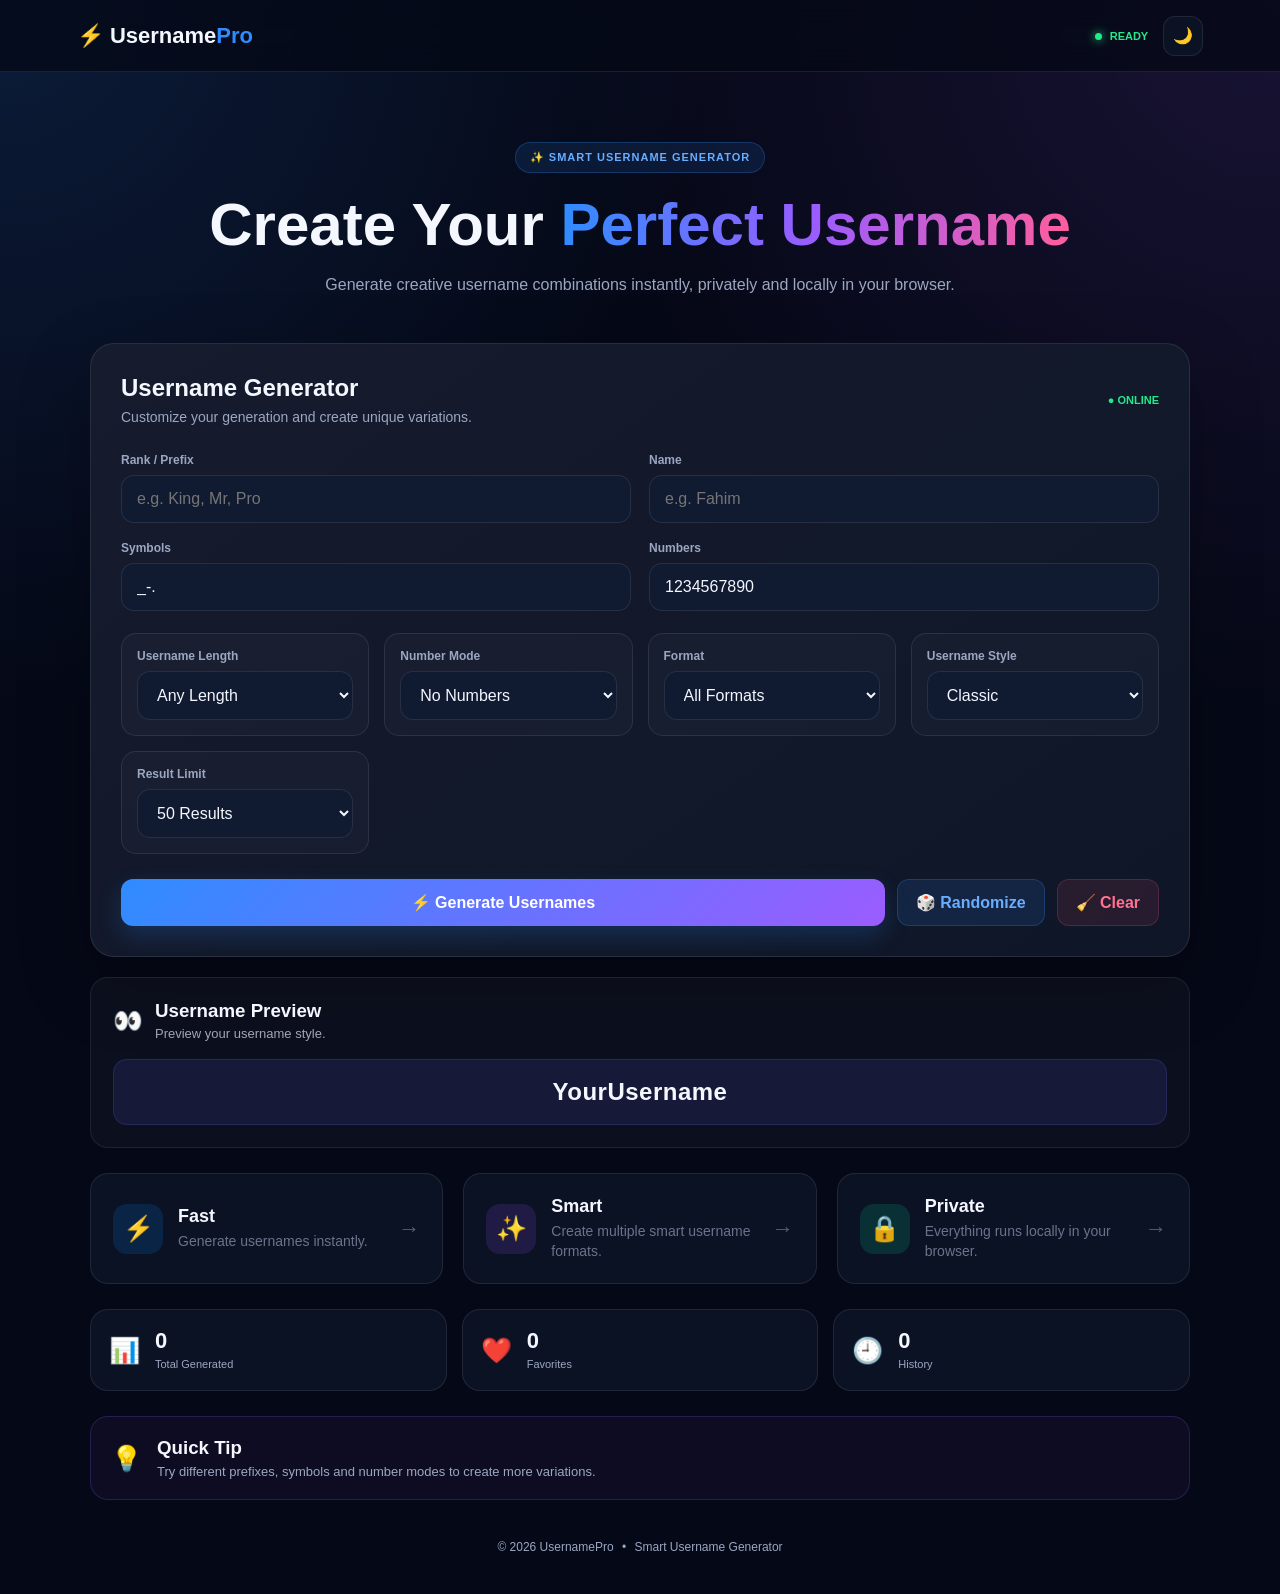
<file: index.html>
<!DOCTYPE html>
<html lang="en">
<head>
    <meta charset="UTF-8">
    <meta name="viewport" content="width=device-width, initial-scale=1.0">

    <title>UsernamePro | Smart Username Generator</title>

    <link rel="stylesheet" href="style.css">
</head>

<body>

<header class="navbar">

    <div class="logo">
        ⚡ Username<span>Pro</span>
    </div>

    <div class="nav-actions">

        <span class="status">
            <i></i> READY
        </span>

        <button class="theme-btn" id="themeBtn">
            🌙
        </button>

    </div>

</header>


<main class="container">

    <!-- HERO -->

    <section class="hero">

        <div class="badge">
            ✨ SMART USERNAME GENERATOR
        </div>

        <h1>
            Create Your <span>Perfect Username</span>
        </h1>

        <p>
            Generate creative username combinations instantly,
            privately and locally in your browser.
        </p>

    </section>


    <!-- GENERATOR -->

    <section class="generator-card">

        <div class="card-header">

            <div>
                <h2>Username Generator</h2>

                <p>
                    Customize your generation and create unique variations.
                </p>
            </div>

            <div class="online-badge">
                ● ONLINE
            </div>

        </div>


        <div class="input-grid">

            <div class="input-group">

                <label>Rank / Prefix</label>

                <input
                    id="rank"
                    type="text"
                    placeholder="e.g. King, Mr, Pro"
                >

            </div>


            <div class="input-group">

                <label>Name</label>

                <input
                    id="name"
                    type="text"
                    placeholder="e.g. Fahim"
                >

            </div>


            <div class="input-group">

                <label>Symbols</label>

                <input
                    id="symbols"
                    type="text"
                    value="_-."
                >

            </div>


            <div class="input-group">

                <label>Numbers</label>

                <input
                    id="numbers"
                    type="text"
                    value="1234567890"
                >

            </div>

        </div>


        <div class="options">

            <div class="option-box">

                <label>Username Length</label>

                <select id="length">

                    <option value="0">
                        Any Length
                    </option>

                    <option value="8">
                        Up to 8
                    </option>

                    <option value="10">
                        Up to 10
                    </option>

                    <option value="12">
                        Up to 12
                    </option>

                    <option value="15">
                        Up to 15
                    </option>

                    <option value="20">
                        Up to 20
                    </option>

                </select>

            </div>


            <div class="option-box">

                <label>Number Mode</label>

                <select id="numberMode">

                    <option value="none">
                        No Numbers
                    </option>

                    <option value="end">
                        Add at End
                    </option>

                    <option value="start">
                        Add at Start
                    </option>

                    <option value="both">
                        Start + End
                    </option>

                </select>

            </div>


            <div class="option-box">

                <label>Format</label>

                <select id="format">

                    <option value="all">
                        All Formats
                    </option>

                    <option value="lower">
                        lowercase
                    </option>

                    <option value="upper">
                        UPPERCASE
                    </option>

                    <option value="capital">
                        Capitalized
                    </option>

                </select>

            </div>

            <div class="option-box">

    <label>Username Style</label>

    <select id="usernameStyle">

        <option value="classic">
            Classic
        </option>

        <option value="gaming">
            Gaming
        </option>

        <option value="minimal">
            Minimal
        </option>

        <option value="cool">
            Cool
        </option>

        <option value="pro">
            Professional
        </option>

    </select>

</div>


            <div class="option-box">

                <label>Result Limit</label>

                <select id="resultLimit">

                    <option value="20">
                        20 Results
                    </option>

                    <option value="50" selected>
                        50 Results
                    </option>

                    <option value="100">
                        100 Results
                    </option>

                    <option value="250">
                        250 Results
                    </option>

                    <option value="500">
                        500 Results
                    </option>

                </select>

            </div>

        </div>


        <div class="button-row">

            <button
                class="generate-btn"
                id="generateBtn"
            >
                ⚡ Generate Usernames
            </button>

            <button
                class="secondary-btn"
                id="randomBtn"
            >
                🎲 Randomize
            </button>

            <button
                class="clear-btn"
                id="clearBtn"
            >
                🧹 Clear
            </button>

        </div>

    </section>

<!-- USERNAME PREVIEW -->

<section class="preview-card">

    <div class="preview-header">
        <span>👀</span>

        <div>
            <h3>Username Preview</h3>
            <p>Preview your username style.</p>
        </div>
    </div>

    <div class="preview-username" id="previewUsername">
        YourUsername
    </div>

</section>
    <!-- FEATURES -->

    <section class="features">

    <!-- FAST -->
    <div class="feature clickable" onclick="runFeature('fast')">
        <div class="feature-icon blue">⚡</div>

        <div>
            <h3>Fast</h3>
            <p>Generate usernames instantly.</p>
        </div>

        <span class="feature-arrow">→</span>
    </div>


    <!-- SMART -->
    <div class="feature clickable" onclick="runFeature('smart')">
        <div class="feature-icon purple">✨</div>

        <div>
            <h3>Smart</h3>
            <p>Create multiple smart username formats.</p>
        </div>

        <span class="feature-arrow">→</span>
    </div>


    <!-- PRIVATE -->
    <div class="feature clickable" onclick="runFeature('private')">
        <div class="feature-icon green">🔒</div>

        <div>
            <h3>Private</h3>
            <p>Everything runs locally in your browser.</p>
        </div>

        <span class="feature-arrow">→</span>
    </div>

</section>


    <!-- STATISTICS -->

    <section class="dashboard-mini">

        <div>

            <span>📊</span>

            <div>

                <strong id="totalGenerated">
                    0
                </strong>

                <small>
                    Total Generated
                </small>

            </div>

        </div>


        <div>

            <span>❤️</span>

            <div>

                <strong id="favoriteCount">
                    0
                </strong>

                <small>
                    Favorites
                </small>

            </div>

        </div>


        <div>

            <span>🕘</span>

            <div>

                <strong id="historyCount">
                    0
                </strong>

                <small>
                    History
                </small>

            </div>

        </div>

    </section>


    <!-- TIP -->

    <section class="tips">

        <div class="tip-icon">
            💡
        </div>

        <div>

            <h3>
                Quick Tip
            </h3>

            <p>
                Try different prefixes, symbols and number modes
                to create more variations.
            </p>

        </div>

    </section>

</main>


<!-- FEATURE MODAL -->

<div
    class="feature-modal"
    id="featureModal"
    onclick="closeFeature(event)"
>

    <div
        class="feature-modal-box"
        onclick="event.stopPropagation()"
    >

        <button
            class="modal-close"
            onclick="closeFeature()"
        >
            ×
        </button>

        <div
            class="modal-icon"
            id="modalIcon"
        >
            ⚡
        </div>

        <h2 id="modalTitle">
            Fast
        </h2>

        <p id="modalText">
            Generate usernames instantly.
        </p>

        <button
            class="modal-ok"
            onclick="closeFeature()"
        >
            Got it
        </button>

    </div>

</div>


<footer>

    <p>
        © 2026 UsernamePro
        <span>•</span>
        Smart Username Generator
    </p>

</footer>


<div
    class="toast"
    id="toast"
>

    <span id="toastIcon">
        ✓
    </span>

    <span id="toastMessage">
        Done
    </span>

</div>


<script src="app.js"></script>

</body>
</html>
</file>
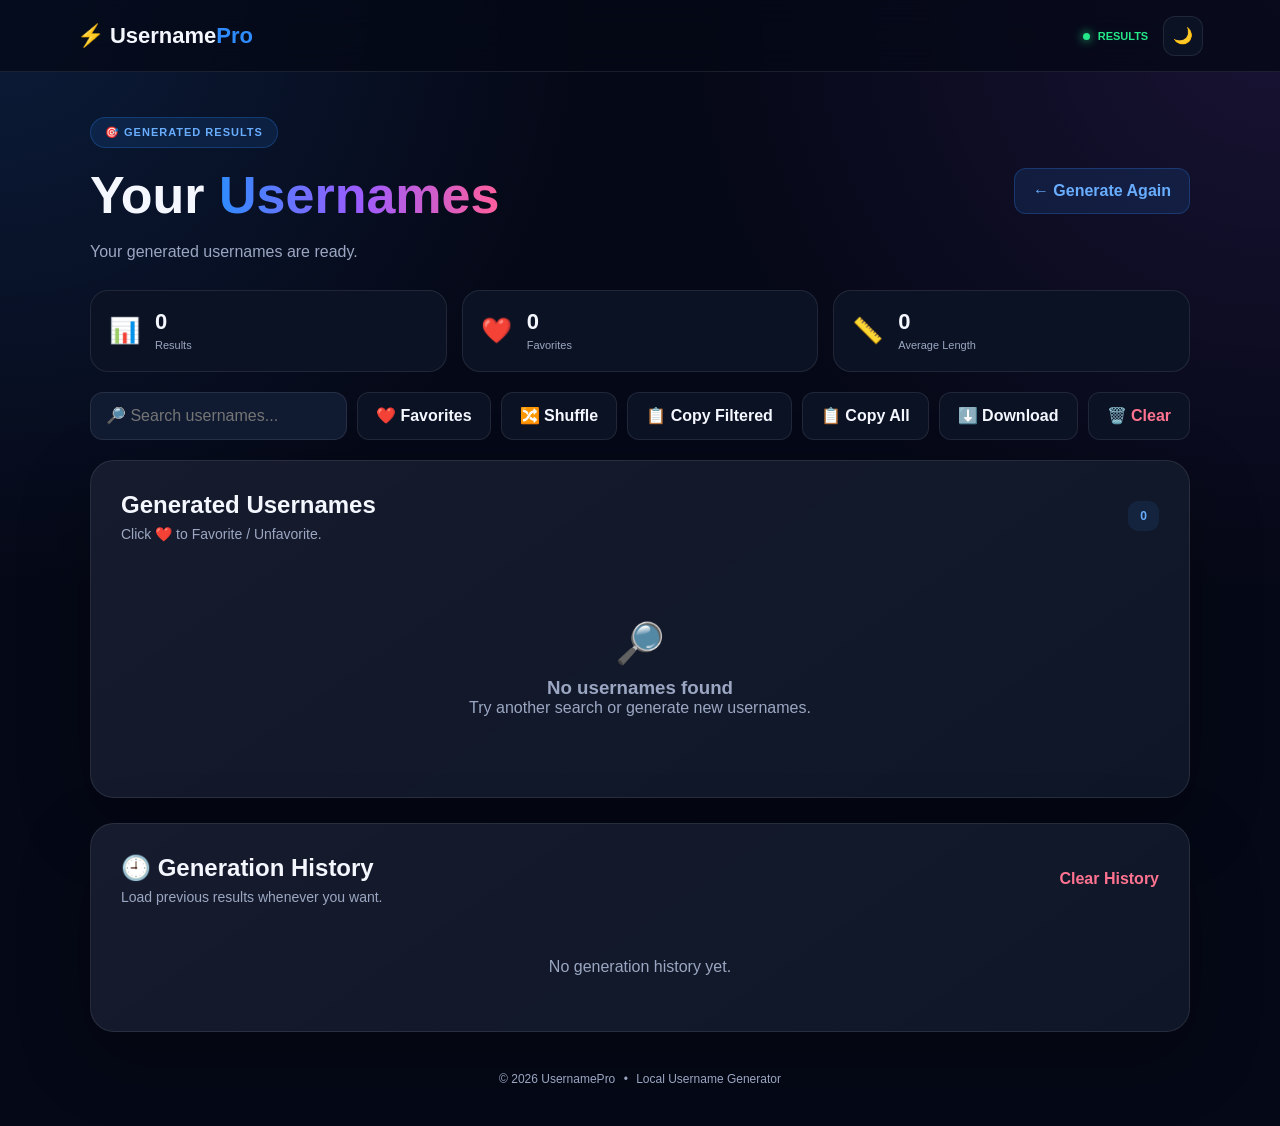
<file: results.html>
<!DOCTYPE html>
<html lang="en">

<head>

    <meta charset="UTF-8">

    <meta
        name="viewport"
        content="width=device-width, initial-scale=1.0"
    >

    <title>UsernamePro | Results</title>

    <link
        rel="stylesheet"
        href="style.css"
    >

</head>


<body>


<header class="navbar">

    <div class="logo">
        ⚡ Username<span>Pro</span>
    </div>

    <div class="nav-actions">

        <span class="status">
            <i></i> RESULTS
        </span>

        <button
            class="theme-btn"
            id="themeBtn"
        >
            🌙
        </button>

    </div>

</header>


<main class="container results-page">


    <!-- HEADER -->

    <section class="results-header">

        <div>

            <div class="badge">
                🎯 GENERATED RESULTS
            </div>

            <h1>
                Your <span>Usernames</span>
            </h1>

            <p id="resultInfo">
                Your generated usernames are ready.
            </p>

        </div>


        <button
            class="secondary-btn"
            id="backBtn"
        >
            ← Generate Again
        </button>

    </section>


    <!-- STATISTICS -->

    <section class="stats-grid">

        <div class="stat-card">

            <span>📊</span>

            <div>

                <strong id="resultCount">
                    0
                </strong>

                <small>
                    Results
                </small>

            </div>

        </div>


        <div class="stat-card">

            <span>❤️</span>

            <div>

                <strong id="pageFavoriteCount">
                    0
                </strong>

                <small>
                    Favorites
                </small>

            </div>

        </div>


        <div class="stat-card">

            <span>📏</span>

            <div>

                <strong id="averageLength">
                    0
                </strong>

                <small>
                    Average Length
                </small>

            </div>

        </div>

    </section>


    <!-- SEARCH AND TOOLS -->

    <section class="results-tools">

        <input
            id="searchInput"
            type="text"
            placeholder="🔎 Search usernames..."
        >


        <button
            class="tool-btn"
            id="favoriteFilter"
        >
            ❤️ Favorites
        </button>


        <button
            class="tool-btn"
            id="shuffleBtn"
        >
            🔀 Shuffle
        </button>


        <button
            class="tool-btn"
            id="copyAllBtn"
        >
            📋 Copy Filtered
        </button>

        <button
           class="tool-btn"
           id="copyEverythingBtn"
>
           📋 Copy All
        </button>

        <button
            class="tool-btn"
            id="downloadBtn"
        >
            ⬇️ Download
        </button>


        <button
            class="tool-btn danger"
            id="clearResultsBtn"
        >
            🗑️ Clear
        </button>

    </section>


    <!-- RESULTS -->

    <section class="results-card">

        <div class="results-card-header">

            <div>

                <h2>
                    Generated Usernames
                </h2>

                <p>
                    Click ❤️ to Favorite / Unfavorite.
                </p>

            </div>

            <span
                class="result-number"
                id="visibleCount"
            >
                0
            </span>

        </div>


        <div
            class="username-list"
            id="usernameList"
        ></div>


        <div
            class="empty-state"
            id="emptyState"
            style="display:none;"
        >

            <div>
                🔎
            </div>

            <h3>
                No usernames found
            </h3>

            <p>
                Try another search or generate new usernames.
            </p>

        </div>

    </section>


    <!-- HISTORY -->

    <section class="history-card">

        <div class="history-header">

            <div>

                <h2>
                    🕘 Generation History
                </h2>

                <p>
                    Load previous results whenever you want.
                </p>

            </div>


            <button
                class="clear-history"
                id="clearHistoryBtn"
            >
                Clear History
            </button>

        </div>


        <div
            id="historyList"
            class="history-list"
        ></div>

    </section>


</main>


<footer>

    <p>
        © 2026 UsernamePro
        <span>•</span>
        Local Username Generator
    </p>

</footer>


<div
    class="toast"
    id="toast"
>

    <span id="toastIcon">
        ✓
    </span>

    <span id="toastMessage">
        Done
    </span>

</div>


<script src="results.js"></script>

</body>

</html>
</file>
<file: style.css>
/* ========================================
   USERNAME PRO - COMPLETE STYLE
======================================== */


*{
    margin:0;
    padding:0;
    box-sizing:border-box;
}


:root{

    --bg:#050816;
    --card:#0b1224;
    --card2:#101a31;

    --text:#f5f7ff;
    --muted:#9ba7c2;

    --blue:#2f8cff;
    --purple:#9b5cff;
    --green:#25e889;
    --red:#ff5577;

    --border:rgba(255,255,255,.09);

}


body.light{

    --bg:#f4f7fc;
    --card:#ffffff;
    --card2:#eef3fb;

    --text:#172033;
    --muted:#647089;

    --border:rgba(20,40,80,.12);

}


body{

    min-height:100vh;

    font-family:
        Inter,
        Arial,
        sans-serif;

    background:

        radial-gradient(
            circle at top left,
            rgba(47,140,255,.15),
            transparent 35%
        ),

        radial-gradient(
            circle at top right,
            rgba(155,92,255,.13),
            transparent 35%
        ),

        var(--bg);

    color:var(--text);

    transition:.3s;

}


button,
input,
select{

    font:inherit;

}


button{

    cursor:pointer;

}


/* NAVBAR */

.navbar{

    height:72px;

    display:flex;

    align-items:center;

    justify-content:space-between;

    padding:0 6%;

    border-bottom:
        1px solid var(--border);

    background:
        rgba(5,8,22,.75);

    backdrop-filter:blur(15px);

    position:sticky;

    top:0;

    z-index:100;

}


body.light .navbar{

    background:
        rgba(255,255,255,.8);

}


.logo{

    font-size:22px;

    font-weight:800;

}


.logo span{

    color:var(--blue);

}


.nav-actions{

    display:flex;

    align-items:center;

    gap:15px;

}


.status{

    font-size:11px;

    font-weight:700;

    color:var(--green);

}


.status i{

    display:inline-block;

    width:7px;

    height:7px;

    background:var(--green);

    border-radius:50%;

    margin-right:5px;

    box-shadow:
        0 0 10px var(--green);

}


.theme-btn{

    width:40px;

    height:40px;

    border:
        1px solid var(--border);

    border-radius:12px;

    background:var(--card);

    color:var(--text);

}


/* CONTAINER */

.container{

    width:min(1100px,92%);

    margin:auto;

}


/* HERO */

.hero{

    text-align:center;

    padding:70px 10px 45px;

}


.badge{

    display:inline-block;

    padding:8px 14px;

    border-radius:30px;

    background:
        rgba(47,140,255,.12);

    border:
        1px solid rgba(47,140,255,.25);

    color:#69adff;

    font-size:11px;

    font-weight:800;

    letter-spacing:1px;

}


.hero h1,
.results-header h1{

    font-size:
        clamp(35px,6vw,60px);

    margin:20px 0 15px;

    line-height:1.05;

}


.hero h1 span,
.results-header h1 span{

    background:

        linear-gradient(
            90deg,
            var(--blue),
            var(--purple),
            #ff5e9c
        );

    -webkit-background-clip:text;

    color:transparent;

}


.hero p,
.results-header p{

    color:var(--muted);

    max-width:650px;

    margin:auto;

    line-height:1.7;

}


/* CARDS */

.generator-card,
.results-card,
.history-card{

    background:

        linear-gradient(
            145deg,
            rgba(255,255,255,.045),
            rgba(255,255,255,.015)
        ),

        var(--card);

    border:
        1px solid var(--border);

    border-radius:24px;

    padding:30px;

    box-shadow:
        0 25px 70px rgba(0,0,0,.25);

}


.card-header,
.results-card-header,
.history-header{

    display:flex;

    justify-content:space-between;

    align-items:center;

    gap:20px;

    margin-bottom:28px;

}


.card-header h2,
.results-card h2,
.history-card h2{

    margin-bottom:7px;

}


.card-header p,
.results-card-header p,
.history-header p{

    color:var(--muted);

    font-size:14px;

}


.online-badge{

    color:var(--green);

    font-size:11px;

    font-weight:800;

}


/* INPUT */

.input-grid{

    display:grid;

    grid-template-columns:1fr 1fr;

    gap:18px;

}


.input-group label,
.option-box label{

    display:block;

    font-size:12px;

    font-weight:700;

    color:var(--muted);

    margin-bottom:8px;

}


.input-group input,
.option-box select,
#searchInput{

    width:100%;

    padding:14px 15px;

    border-radius:13px;

    border:
        1px solid var(--border);

    outline:none;

    background:var(--card2);

    color:var(--text);

}


.input-group input:focus,
.option-box select:focus,
#searchInput:focus{

    border-color:var(--blue);

    box-shadow:
        0 0 0 3px rgba(47,140,255,.1);

}


.options{

    display:grid;

    grid-template-columns:
        repeat(4,1fr);

    gap:15px;

    margin-top:22px;

}


.option-box{

    padding:15px;

    border-radius:15px;

    background:
        rgba(255,255,255,.025);

    border:
        1px solid var(--border);

}


/* BUTTONS */

.button-row{

    display:flex;

    gap:12px;

    margin-top:25px;

}


.generate-btn,
.secondary-btn,
.clear-btn,
.tool-btn,
.modal-ok{

    border:none;

    border-radius:12px;

    padding:13px 18px;

    font-weight:800;

    transition:.25s;

}


.generate-btn{

    flex:1;

    color:white;

    background:

        linear-gradient(
            135deg,
            var(--blue),
            var(--purple)
        );

    box-shadow:
        0 10px 25px rgba(47,140,255,.2);

}


.generate-btn:hover,
.secondary-btn:hover,
.clear-btn:hover,
.tool-btn:hover,
.modal-ok:hover{

    transform:translateY(-2px);

}


.secondary-btn{

    background:
        rgba(47,140,255,.12);

    border:
        1px solid rgba(47,140,255,.25);

    color:#69adff;

}


.clear-btn{

    background:
        rgba(255,85,119,.1);

    border:
        1px solid rgba(255,85,119,.2);

    color:#ff7390;

}


/* FEATURES */

.features{

    display:grid;

    grid-template-columns:
        repeat(3,1fr);

    gap:15px;

    margin:25px 0;

}


.feature{

    display:flex;

    align-items:center;

    gap:14px;

    padding:20px;

    background:var(--card);

    border:
        1px solid var(--border);

    border-radius:18px;

}


.feature.clickable{

    cursor:pointer;

    transition:.25s;

}


.feature.clickable:hover{

    transform:translateY(-4px);

    border-color:
        rgba(47,140,255,.4);

}


.feature-icon{

    width:48px;

    height:48px;

    border-radius:14px;

    display:grid;

    place-items:center;

    font-size:21px;

    flex-shrink:0;

}


.feature-icon.blue{

    background:
        rgba(47,140,255,.14);

}


.feature-icon.purple{

    background:
        rgba(155,92,255,.14);

}


.feature-icon.green{

    background:
        rgba(37,232,137,.12);

}


.feature h3{

    margin-bottom:4px;

}


.feature p{

    color:var(--muted);

    font-size:12px;

}


.feature-arrow{

    margin-left:auto;

    color:var(--muted);

}


/* DASHBOARD */

.dashboard-mini{

    display:grid;

    grid-template-columns:
        repeat(3,1fr);

    gap:15px;

    margin-bottom:25px;

}


.dashboard-mini > div,
.stat-card{

    display:flex;

    align-items:center;

    gap:15px;

    padding:18px;

    border-radius:18px;

    background:var(--card);

    border:
        1px solid var(--border);

}


.dashboard-mini > div > span,
.stat-card > span{

    font-size:25px;

}


.dashboard-mini strong,
.stat-card strong{

    display:block;

    font-size:22px;

}


.dashboard-mini small,
.stat-card small{

    color:var(--muted);

    font-size:11px;

}


/* TIP */

.tips{

    display:flex;

    gap:15px;

    align-items:center;

    padding:20px;

    border:
        1px solid rgba(155,92,255,.2);

    background:
        rgba(155,92,255,.06);

    border-radius:18px;

}


.tip-icon{

    font-size:25px;

}


.tips p{

    color:var(--muted);

    font-size:13px;

    margin-top:5px;

}


/* MODAL */

.feature-modal{

    position:fixed;

    inset:0;

    background:
        rgba(0,0,0,.7);

    display:none;

    align-items:center;

    justify-content:center;

    z-index:1000;

    padding:20px;

}


.feature-modal.show{

    display:flex;

}


.feature-modal-box{

    width:min(420px,100%);

    padding:35px;

    border-radius:24px;

    background:var(--card);

    border:
        1px solid var(--border);

    text-align:center;

    position:relative;

    animation:
        modalIn .25s ease;

}


@keyframes modalIn{

    from{

        opacity:0;

        transform:scale(.9);

    }

    to{

        opacity:1;

        transform:scale(1);

    }

}


.modal-close{

    position:absolute;

    right:15px;

    top:12px;

    border:none;

    background:none;

    color:var(--muted);

    font-size:28px;

}


.modal-icon{

    font-size:45px;

    margin-bottom:15px;

}


.feature-modal-box p{

    color:var(--muted);

    line-height:1.7;

    margin:12px 0 25px;

}


.modal-ok{

    color:white;

    background:

        linear-gradient(
            135deg,
            var(--blue),
            var(--purple)
        );

}


/* TOAST */

.toast{

    position:fixed;

    right:20px;

    bottom:20px;

    display:flex;

    align-items:center;

    gap:10px;

    padding:13px 18px;

    background:var(--card);

    border:
        1px solid var(--border);

    border-radius:13px;

    box-shadow:
        0 15px 40px rgba(0,0,0,.3);

    transform:translateY(100px);

    opacity:0;

    pointer-events:none;

    transition:.3s;

    z-index:2000;

}


.toast.show{

    transform:translateY(0);

    opacity:1;

}


.toast span:first-child{

    color:var(--green);

    font-weight:bold;

}


/* RESULTS */

.results-page{

    padding-top:45px;

}


.results-header{

    display:flex;

    justify-content:space-between;

    align-items:center;

    gap:25px;

    margin-bottom:25px;

}


.results-header h1{

    font-size:
        clamp(34px,5vw,52px);

}


.results-header p{

    margin:0;

}


.stats-grid{

    display:grid;

    grid-template-columns:
        repeat(3,1fr);

    gap:15px;

    margin-bottom:20px;

}


.results-tools{

    display:flex;

    flex-wrap:wrap;

    gap:10px;

    margin-bottom:20px;

}


#searchInput{

    flex:1;

    min-width:220px;

}


.tool-btn{

    background:var(--card);

    border:
        1px solid var(--border);

    color:var(--text);

}


.tool-btn.active{

    background:
        rgba(255,85,119,.12);

    color:#ff7390;

    border-color:
        rgba(255,85,119,.3);

}


.tool-btn.danger{

    color:#ff7390;

}


.result-number{

    padding:8px 12px;

    background:
        rgba(47,140,255,.1);

    color:#69adff;

    border-radius:10px;

    font-size:12px;

    font-weight:bold;

}


/* USERNAME LIST */

.username-list{

    display:grid;

    grid-template-columns:
        repeat(2,1fr);

    gap:12px;

}


.username-item{

    display:flex;

    align-items:center;

    justify-content:space-between;

    gap:10px;

    padding:15px;

    border-radius:14px;

    background:var(--card2);

    border:
        1px solid var(--border);

}


.username-text{

    font-weight:700;

    word-break:break-all;

}


.username-actions{

    display:flex;

    gap:6px;

}


.username-actions button{

    width:36px;

    height:36px;

    border:none;

    border-radius:10px;

    background:
        rgba(255,255,255,.06);

    color:var(--text);

}


.username-actions button:hover{

    background:
        rgba(47,140,255,.15);

}


.username-actions .favorite.active{

    color:#ff5577;

}


/* EMPTY */

.empty-state{

    text-align:center;

    padding:50px 20px;

    color:var(--muted);

}


.empty-state div{

    font-size:40px;

    margin-bottom:10px;

}


/* HISTORY */

.history-card{

    margin-top:25px;

}


.clear-history{

    border:none;

    background:none;

    color:#ff7390;

    cursor:pointer;

    font-weight:700;

}


.history-list{

    display:flex;

    flex-direction:column;

    gap:10px;

}


.history-item{

    display:flex;

    align-items:center;

    justify-content:space-between;

    gap:15px;

    padding:14px;

    background:var(--card2);

    border:
        1px solid var(--border);

    border-radius:13px;

}


.history-item small{

    display:block;

    color:var(--muted);

    margin-top:4px;

}


.history-load{

    border:none;

    border-radius:9px;

    padding:8px 12px;

    background:
        rgba(47,140,255,.12);

    color:#69adff;

}


.empty-history{

    padding:25px;

    text-align:center;

    color:var(--muted);

}


/* FOOTER */

footer{

    text-align:center;

    padding:40px 20px;

    color:var(--muted);

    font-size:12px;

}


footer span{

    margin:0 5px;

}


/* RESPONSIVE */

@media(max-width:800px){

    .options{

        grid-template-columns:
            1fr 1fr;

    }


    .features{

        grid-template-columns:1fr;

    }


    .dashboard-mini{

        grid-template-columns:1fr;

    }


    .username-list{

        grid-template-columns:1fr;

    }

}


@media(max-width:600px){

    .navbar{

        padding:0 4%;

    }


    .status{

        display:none;

    }


    .hero{

        padding-top:45px;

    }


    .generator-card,
    .results-card,
    .history-card{

        padding:20px;

        border-radius:19px;

    }


    .input-grid,
    .options{

        grid-template-columns:1fr;

    }


    .button-row{

        flex-direction:column;

    }


    .results-header{

        flex-direction:column;

        align-items:flex-start;

    }


    .results-header .secondary-btn{

        width:100%;

    }


    .stats-grid{

        grid-template-columns:1fr;

    }


    .card-header,
    .results-card-header,
    .history-header{

        align-items:flex-start;

    }


    .username-item{

        align-items:flex-start;

    }

}
/* ========================================
   FEATURE CARDS
======================================== */

.features {
    display: grid;
    grid-template-columns: repeat(3, 1fr);
    gap: 20px;
    margin-top: 25px;
}


.feature.clickable {
    position: relative;
    display: flex;
    align-items: center;
    gap: 15px;

    padding: 22px;

    border-radius: 18px;

    cursor: pointer;

    transition:
        transform 0.25s ease,
        border-color 0.25s ease,
        box-shadow 0.25s ease;
}


.feature.clickable:hover {
    transform: translateY(-5px);

    border-color: rgba(100, 150, 255, 0.6);

    box-shadow:
        0 10px 30px rgba(0, 0, 0, 0.25);
}


.feature.clickable:active {
    transform: scale(0.98);
}


/* Feature Icon */

.feature-icon {
    width: 50px;
    height: 50px;

    min-width: 50px;

    display: flex;
    align-items: center;
    justify-content: center;

    border-radius: 14px;

    font-size: 25px;
}


/* Icon colors */

.feature-icon.blue {
    background: rgba(0, 140, 255, 0.15);
}


.feature-icon.purple {
    background: rgba(150, 80, 255, 0.15);
}


.feature-icon.green {
    background: rgba(0, 220, 140, 0.15);
}


/* Text */

.feature h3 {
    margin: 0 0 5px;

    font-size: 18px;
}


.feature p {
    margin: 0;

    opacity: 0.65;

    font-size: 14px;

    line-height: 1.4;
}


/* Arrow */

.feature-arrow {
    margin-left: auto;

    font-size: 22px;

    opacity: 0.5;

    transition: transform 0.25s ease;
}


.feature.clickable:hover .feature-arrow {
    transform: translateX(5px);

    opacity: 1;
}


/* ========================================
   MOBILE
======================================== */

@media (max-width: 768px) {

    .features {
        grid-template-columns: 1fr;
    }

    .feature.clickable {
        padding: 18px;
    }

}
/* Check Username Button */

.check-btn {
    border: none;
    background: rgba(47, 140, 255, 0.12);
    color: #69adff;
    border-radius: 9px;
    padding: 8px 10px;
    cursor: pointer;
}

.check-btn:hover {
    background: rgba(47, 140, 255, 0.22);
}
/* ---------- USERNAME PREVIEW ---------- */

.preview-card {
    margin-top: 20px;
    padding: 22px;
    border-radius: 18px;
    border: 1px solid rgba(255, 255, 255, 0.08);
    background: rgba(255, 255, 255, 0.03);
}

.preview-header {
    display: flex;
    align-items: center;
    gap: 12px;
}

.preview-header > span {
    font-size: 24px;
}

.preview-header h3 {
    margin: 0;
}

.preview-header p {
    margin: 4px 0 0;
    opacity: 0.65;
    font-size: 13px;
}

.preview-username {
    margin-top: 18px;
    padding: 18px;
    border-radius: 14px;
    text-align: center;
    font-size: 24px;
    font-weight: 700;
    letter-spacing: 0.5px;
    background: rgba(99, 102, 241, 0.12);
    border: 1px solid rgba(99, 102, 241, 0.2);
}
</file>
